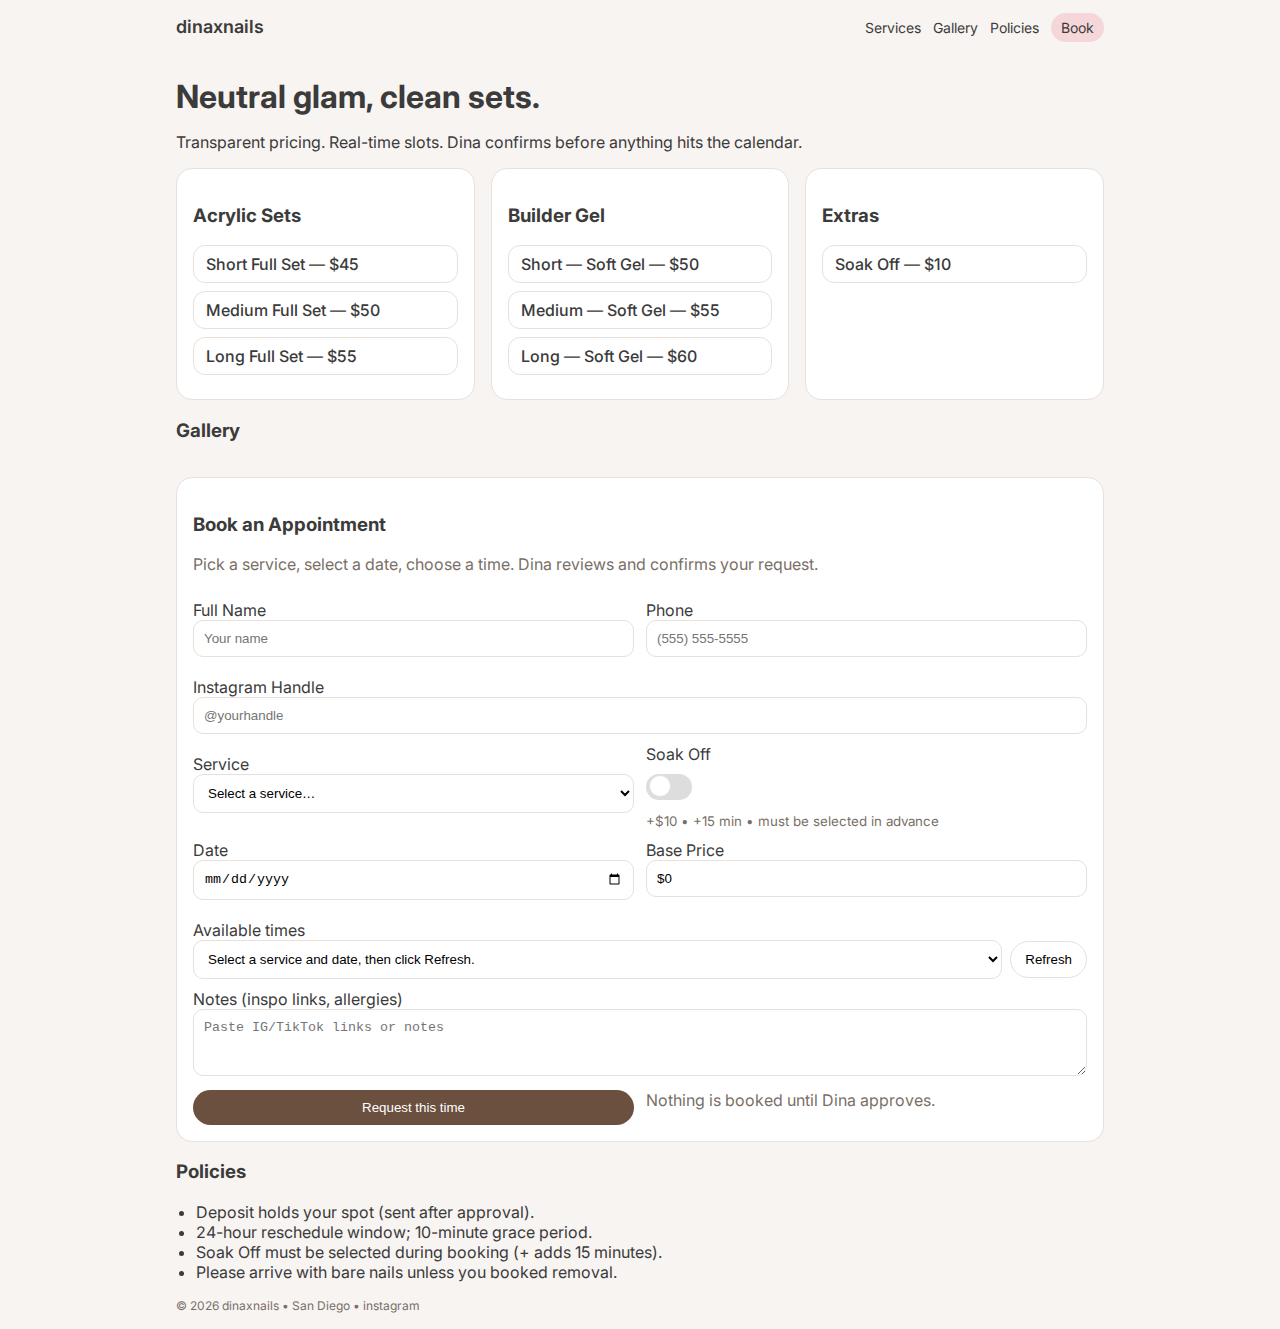
<file: index.html>
<!-- index.html — ONE FILE ONLY. Inline CSS + JS. Public + Admin in same page. -->
<!DOCTYPE html>
<html lang="en">
<head>
<meta charset="utf-8"/>
<meta name="viewport" content="width=device-width, initial-scale=1"/>
<title>dinaxnails — Neutral glam, clean sets.</title>
<link href="https://fonts.googleapis.com/css2?family=Inter:wght@400;500;600&display=swap" rel="stylesheet">
<style>
:root{--blush:#f6d7d9;--mocha:#6b4f3f;--cream:#f8f4f2;--ink:#3b3b3b;--line:#e8e0db;--radius:16px}
*{box-sizing:border-box}
html,body{margin:0;font-family:Inter,system-ui,Segoe UI,Roboto,Helvetica,Arial,sans-serif;color:var(--ink);background:var(--cream)}
.container{max-width:960px;margin:0 auto;padding:16px}
.header{display:flex;justify-content:space-between;align-items:center}
.brand{font-weight:600;font-size:18px;cursor:pointer;user-select:none}
.topnav a,.topnav span{margin-left:12px;text-decoration:none;color:var(--ink);font-size:14px}
.pill{background:var(--blush);padding:6px 10px;border-radius:999px}
.hero h1{margin:8px 0 4px}
.muted{color:#7a6f67}.tiny{font-size:12px}
.cards-3{display:grid;grid-template-columns:repeat(3,1fr);gap:16px;margin-top:8px}
.card{background:#fff;border:1px solid var(--line);border-radius:var(--radius);padding:16px}
.list .item{border:1px solid var(--line);border-radius:12px;padding:8px 12px;margin:8px 0;background:#fff}
.list .label{font-weight:500}
.gallery{margin-top:16px}
.gallery-grid{display:grid;grid-template-columns:repeat(3,1fr);gap:8px}
.gallery-grid img{width:100%;height:160px;object-fit:cover;border-radius:12px;border:1px solid var(--line)}
.booking{margin-top:16px;background:#fff;border:1px solid var(--line);border-radius:var(--radius);padding:16px}
.form label{display:block;margin:10px 0}
.form input,.form select,.form textarea{width:100%;padding:10px;border:1px solid var(--line);border-radius:10px;background:#fff}
.grid-2{display:grid;grid-template-columns:1fr 1fr;gap:12px}
.row{display:flex;gap:8px;align-items:center}
.btn{border:1px solid var(--line);background:#fff;padding:10px 14px;border-radius:999px;cursor:pointer}
.btn-primary{background:var(--mocha);color:#fff;border:none;padding:10px 14px;border-radius:999px;cursor:pointer}
.policies ul{padding-left:20px}
.modal{position:fixed;inset:0;background:rgba(0,0,0,.5);display:flex;align-items:center;justify-content:center}
.modal.hidden{display:none}
.modal-content{background:#fff;padding:20px;border-radius:16px;min-width:280px}
.switch{position:relative;display:inline-block;width:46px;height:26px;margin:0 8px}
.switch input{opacity:0;width:0;height:0}
.slider{position:absolute;cursor:pointer;top:0;left:0;right:0;bottom:0;border-radius:999px;background:#ddd;transition:.2s}
.slider:before{position:absolute;content:"";height:20px;width:20px;left:3px;bottom:3px;background:#fff;border-radius:50%;transition:.2s;border:1px solid var(--line)}
input:checked + .slider{background:var(--blush)}
input:checked + .slider:before{transform:translateX(20px)}
.tabs{display:flex;gap:8px;margin-top:8px}
.tab{background:#fff;border:1px solid var(--line);padding:8px 12px;border-radius:999px;cursor:pointer}
.tab.active{background:var(--blush)}
.panel{display:none;margin-top:12px}
.panel.active{display:block}
.table{overflow:auto;border:1px solid var(--line);border-radius:12px}
.table table{width:100%;border-collapse:collapse}
.table th,.table td{padding:8px;border-bottom:1px solid var(--line);text-align:left}
.mono{font-family:ui-monospace, SFMono-Regular, Menlo, monospace}
@media (max-width:840px){.cards-3{grid-template-columns:1fr}.grid-2{grid-template-columns:1fr}.gallery-grid{grid-template-columns:repeat(2,1fr)}}
</style>
</head>
<body>
<header class="container header">
  <div id="brand" class="brand" title="dinaxnails">dinaxnails</div>
  <nav class="topnav"><a href="#services">Services</a><a href="#gallery">Gallery</a><a href="#policies">Policies</a><span class="pill">Book</span></nav>
</header>

<main class="container">
  <!-- PUBLIC VIEW -->
  <section id="publicView">
    <section class="hero">
      <h1>Neutral glam, clean sets.</h1>
      <p>Transparent pricing. Real-time slots. Dina confirms before anything hits the calendar.</p>
    </section>

    <section id="services" class="cards-3">
      <article class="card"><h3>Acrylic Sets</h3><div id="service-acrylic" class="list"></div></article>
      <article class="card"><h3>Builder Gel</h3><div id="service-builder" class="list"></div></article>
      <article class="card"><h3>Extras</h3><div id="service-extras" class="list"></div></article>
    </section>

    <section id="gallery" class="gallery"><h3>Gallery</h3><div id="galleryGrid" class="gallery-grid"></div></section>

    <section class="booking">
      <h3>Book an Appointment</h3>
      <p class="muted">Pick a service, select a date, choose a time. Dina reviews and confirms your request.</p>

      <form id="bookingForm" class="form">
        <div class="grid-2">
          <label>Full Name<input name="name" required placeholder="Your name"/></label>
          <label>Phone<input name="phone" required placeholder="(555) 555-5555"/></label>
        </div>

        <label>Instagram Handle<input name="instagram" placeholder="@yourhandle"/></label>

        <div class="grid-2">
          <label>Service<select id="serviceSelect" required></select></label>
          <div class="soakoff">
            <span>Soak Off</span>
            <label class="switch"><input id="soakToggle" type="checkbox"><span class="slider"></span></label>
            <small class="muted">+$10 • +15 min • must be selected in advance</small>
          </div>
        </div>

        <div class="grid-2">
          <label>Date<input id="dateInput" type="date" required/></label>
          <label>Base Price<input id="basePrice" readonly value="$0"/></label>
        </div>

        <label>Available times
          <div class="row">
            <select id="timeSelect" required><option value="">Select a service and date, then click Refresh.</option></select>
            <button id="refreshBtn" type="button" class="btn">Refresh</button>
          </div>
        </label>

        <label>Notes (inspo links, allergies)
          <textarea id="notes" rows="3" placeholder="Paste IG/TikTok links or notes"></textarea>
        </label>

        <div class="grid-2">
          <button class="btn-primary" type="submit">Request this time</button>
          <div class="muted" id="statusLine">Nothing is booked until Dina approves.</div>
        </div>
      </form>
    </section>

    <section id="policies" class="policies">
      <h3>Policies</h3>
      <ul>
        <li>Deposit holds your spot (sent after approval).</li>
        <li>24-hour reschedule window; 10-minute grace period.</li>
        <li>Soak Off must be selected during booking (+ adds 15 minutes).</li>
        <li>Please arrive with bare nails unless you booked removal.</li>
      </ul>
    </section>

    <footer class="muted tiny">© <span id="year"></span> dinaxnails • San Diego • instagram</footer>
  </section>

  <!-- ADMIN VIEW (hidden until PIN) -->
  <section id="adminView" class="panel">
    <section class="tabs">
      <button class="tab active" data-tab="requests">Requests</button>
      <button class="tab" data-tab="galleryAdmin">Gallery</button>
      <button class="tab" data-tab="settings">Copy & Prices</button>
    </section>

    <section id="requests" class="panel active">
      <div class="row"><input id="adminPin" placeholder="Enter PIN" maxlength="4"/><button id="loadRequests" class="btn">Load</button></div>
      <div id="requestsTable" class="table"></div>
    </section>

    <section id="galleryAdmin" class="panel">
      <div class="row"><input id="imgCaption" placeholder="Caption (optional)"/><input id="imgFile" type="file" accept="image/*"/><input id="adminPinGallery" placeholder="PIN" maxlength="4"/><button id="uploadImg" class="btn">Upload</button></div>
      <div id="galleryAdminGrid" class="gallery-grid"></div>
    </section>

    <section id="settings" class="panel">
      <div class="row"><textarea id="settingsJson" rows="14" class="mono" style="width:100%" placeholder='{"services":[...],"theme":{...}}'></textarea></div>
      <div class="row"><input id="adminPinSettings" placeholder="PIN" maxlength="4"/><button id="saveSettings" class="btn-primary">Save Settings</button></div>
      <p class="muted tiny">Edit JSON carefully. Prices are dollars.</p>
    </section>
  </section>
</main>

<!-- PIN modal -->
<div id="pinModal" class="modal hidden"><div class="modal-content"><h3>Admin PIN</h3><input id="pinInput" placeholder="4-digit PIN" maxlength="4"><div class="row"><button id="pinCancel" class="btn">Cancel</button><button id="pinOK" class="btn-primary">Enter</button></div></div></div>

<script>
/* ===== CONFIG ===== */
const GAS="https://script.google.com/macros/s/AKfycbxmKNz6LXAp_whU-m7lnMQki3gLvkdB8HCxx8bpA2UK3NZ4m5dX6Rlyu67FXKmZPvxd/exec"; // Apps Script Web App URL

/* ===== helpers ===== */
const $=(q,el=document)=>el.querySelector(q), ce=(t,o={})=>Object.assign(document.createElement(t),o);
const fmt=n=>`$${Number(n).toFixed(0)}`;
async function gget(p){ const r=await fetch(`${GAS}?${new URLSearchParams(p)}`); return r.json(); }
async function gpost(a,b){ const r=await fetch(`${GAS}?action=${encodeURIComponent(a)}`,{method:"POST",headers:{"Content-Type":"application/json"},body:JSON.stringify(b)}); return r.json(); }

/* ===== public state & UI ===== */
let settings={services:[
  {group:"Acrylic",name:"Short Full Set",price:45},
  {group:"Acrylic",name:"Medium Full Set",price:50},
  {group:"Acrylic",name:"Long Full Set",price:55},
  {group:"Builder",name:"Short — Soft Gel",price:50},
  {group:"Builder",name:"Medium — Soft Gel",price:55},
  {group:"Builder",name:"Long — Soft Gel",price:60}
],extras:[{key:"Soak Off",price:10}]};
let base=0;

function renderServices(){
  const ac=settings.services.filter(s=>s.group==="Acrylic");
  const bu=settings.services.filter(s=>s.group==="Builder");
  $("#service-acrylic").innerHTML=ac.map(s=>`<div class="item"><div class="label">${s.name} — ${fmt(s.price)}</div></div>`).join("");
  $("#service-builder").innerHTML=bu.map(s=>`<div class="item"><div class="label">${s.name} — ${fmt(s.price)}</div></div>`).join("");
  $("#service-extras").innerHTML=`<div class="item"><div class="label">Soak Off — ${fmt(10)}</div></div>`;
  $("#serviceSelect").innerHTML=`<option value="">Select a service…</option>`+settings.services.map((s,i)=>`<option value="${i}">${s.group} • ${s.name} — ${fmt(s.price)}</option>`).join("");
}
function updatePrice(){ const i=$("#serviceSelect").value; base=i===""?0:settings.services[+i].price; $("#basePrice").value=fmt(base+($("#soakToggle").checked?10:0)); }
async function loadSettings(){ try{ const res=await gget({action:"get_settings"}); if(res.ok) settings=res.settings; }catch{} renderServices(); }
async function loadGallery(){ try{ const res=await gget({action:"get_gallery"}); if(res.ok) $("#galleryGrid").innerHTML=res.images.map(i=>`<img src="${i.publicUrl}" alt="${i.caption||'nails'}">`).join(""); }catch{} }
async function refreshSlots(){
  const date=$("#dateInput").value, i=$("#serviceSelect").value;
  if(!date||i===""){ alert("Select service and date first."); return; }
  $("#timeSelect").innerHTML=`<option>Loading…</option>`;
  const res=await gget({action:"get_availability",from:date,to:date});
  if(!res.ok){ $("#timeSelect").innerHTML=`<option>Error loading times</option>`; return; }
  const opts=res.slots.map(s=>`<option value="${s.id}|${s.start}|${s.end}">${new Date(s.start).toLocaleTimeString([],{hour:'numeric',minute:'2-digit'})} – ${new Date(s.end).toLocaleTimeString([],{hour:'numeric',minute:'2-digit'})}</option>`);
  $("#timeSelect").innerHTML=opts.length?`<option value="">Select a time…</option>`+opts.join(""):`<option>No times on this day.</option>`;
}
async function submitBooking(e){
  e.preventDefault();
  const name=$("input[name=name]").value.trim();
  const phone=$("input[name=phone]").value.trim();
  const instagram=$("input[name=instagram]").value.trim();
  const notes=$("#notes").value.trim();
  const i=$("#serviceSelect").value, soak=$("#soakToggle").checked, time=$("#timeSelect").value, date=$("#dateInput").value;
  if(!name||!phone||!i||!time){ alert("Please complete the form."); return; }
  const [slotId,start,end]=time.split("|");
  const svc=settings.services[+i], total=svc.price+(soak?10:0);
  $("#statusLine").textContent="Sending request…";
  const res=await gpost("submit_request",{name,phone,instagram,service:`${svc.group} — ${svc.name}`,basePrice:svc.price,soakOff:soak,total,date,start,end,notes,slotId});
  $("#statusLine").textContent=res.ok?"Request sent. Status: Pending approval.":"Error. Please try again.";
  if(res.ok){ e.target.reset(); updatePrice(); }
}

/* ===== admin UI ===== */
function showAdmin(){ $("#publicView").style.display="none"; $("#adminView").classList.add("active"); }
function hideAdmin(){ $("#publicView").style.display=""; $("#adminView").classList.remove("active"); }
function switchTab(e){
  if(!e.target.classList.contains("tab")) return;
  document.querySelectorAll(".tab").forEach(b=>b.classList.remove("active"));
  document.querySelectorAll("#adminView > .panel").forEach(p=>p.classList.remove("active"));
  e.target.classList.add("active"); document.getElementById(e.target.dataset.tab).classList.add("active");
}
async function loadRequests(){
  const pin=$("#adminPin").value.trim();
  const res=await gpost("admin_list_requests",{pin});
  if(!res.ok){ alert("PIN wrong or error"); return; }
  const rows=res.rows;
  const table=ce("table"), thead=ce("thead"), thRow=ce("tr");
  ["When","Name","Service","Total","Status","Actions"].forEach(h=>thRow.appendChild(ce("th",{textContent:h})));
  thead.appendChild(thRow); table.appendChild(thead);
  const tb=ce("tbody");
  rows.forEach(r=>{
    const tr=ce("tr");
    tr.appendChild(ce("td",{textContent:new Date(r.start).toLocaleString()}));
    tr.appendChild(ce("td",{textContent:`${r.name} (${r.phone})`}));
    tr.appendChild(ce("td",{textContent:`${r.service}${r.soakOff?' + Soak Off':''}`}));
    tr.appendChild(ce("td",{textContent:`$${r.total}`}));
    tr.appendChild(ce("td",{textContent:r.status}));
    const td=ce("td");
    const a=ce("button",{textContent:"Approve",className:"btn"});
    const d=ce("button",{textContent:"Deny",className:"btn"});
    const ebtn=ce("button",{textContent:"Edit Notes",className:"btn"});
    a.onclick=()=>updateReq(r.id,"Approved",pin);
    d.onclick=()=>updateReq(r.id,"Denied",pin);
    ebtn.onclick=()=>{ const note=prompt("Admin notes:",r.adminNotes||""); if(note!=null) updateReq(r.id,r.status,pin,note); };
    td.append(a,d,ebtn); tr.appendChild(td); tb.appendChild(tr);
  });
  table.appendChild(tb);
  $("#requestsTable").innerHTML=""; $("#requestsTable").appendChild(table);
}
async function updateReq(id,status,pin,adminNotes){ const res=await gpost("admin_update_request",{id,status,pin,adminNotes}); if(res.ok) loadRequests(); else alert("Update failed"); }
async function loadSettingsAdmin(){ const res=await gget({action:"get_settings"}); if(res.ok) $("#settingsJson").value=JSON.stringify(res.settings,null,2); }
async function saveSettings(){ const pin=$("#adminPinSettings").value.trim(); let obj; try{ obj=JSON.parse($("#settingsJson").value);}catch{ alert("Invalid JSON"); return; } const r=await gpost("save_settings",{pin,settings:obj}); alert(r.ok?"Saved":"Save failed"); }
async function loadGalleryAdmin(){ const r=await gget({action:"get_gallery"}); if(!r.ok) return; $("#galleryAdminGrid").innerHTML=r.images.map(i=>`<div><img src="${i.publicUrl}"/><div class="tiny muted">${i.caption||""}</div></div>`).join(""); }
async function uploadImage(){ const pin=$("#adminPinGallery").value.trim(); const f=$("#imgFile").files[0]; if(!f){ alert("Pick an image"); return; } const caption=$("#imgCaption").value.trim(); const dataUrl=await new Promise((res,rej)=>{ const fr=new FileReader(); fr.onload=()=>res(fr.result); fr.onerror=rej; fr.readAsDataURL(f); }); const r=await gpost("upload_image",{pin,caption,dataUrl}); if(r.ok){ $("#imgFile").value=""; $("#imgCaption").value=""; loadGalleryAdmin(); } else alert("Upload failed"); }

/* ===== PIN modal + boot ===== */
function openPin(){ const m=$("#pinModal"); m.classList.remove("hidden"); $("#pinCancel").onclick=()=>{ m.classList.add("hidden"); hideAdmin(); }; $("#pinOK").onclick=()=>{ const pin=$("#pinInput").value.trim(); if(pin.length!==4){ alert("Enter 4 digits"); return; } showAdmin(); m.classList.add("hidden"); $("#adminPin").value=pin; $("#adminPinGallery").value=pin; $("#adminPinSettings").value=pin; loadRequests(); loadGalleryAdmin(); loadSettingsAdmin(); }; }

document.addEventListener("DOMContentLoaded",()=>{
  $("#year").textContent=new Date().getFullYear();
  $("#brand").addEventListener("click",openPin);
  $("#serviceSelect").addEventListener("change",updatePrice);
  $("#soakToggle").addEventListener("change",updatePrice);
  $("#refreshBtn").addEventListener("click",refreshSlots);
  $("#bookingForm").addEventListener("submit",submitBooking);
  document.querySelector(".tabs").addEventListener("click",switchTab);
  $("#loadRequests").addEventListener("click",loadRequests);
  $("#saveSettings").addEventListener("click",saveSettings);
  $("#uploadImg").addEventListener("click",uploadImage);
  loadSettings(); loadGallery();
});
</script>
</body>
</html>
</file>
